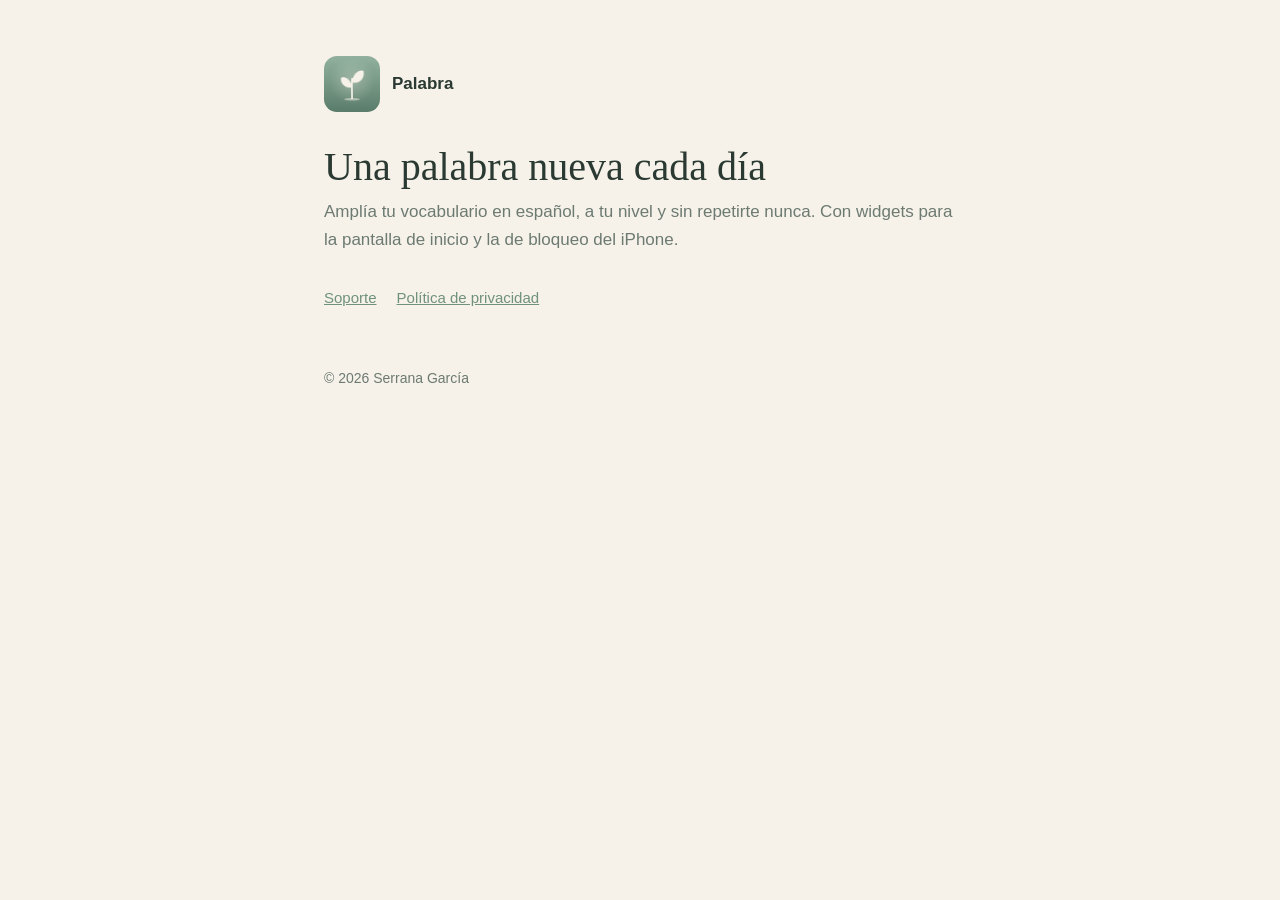
<file: index.html>
<!doctype html><html lang="es"><head><meta charset="utf-8"><meta name="viewport" content="width=device-width,initial-scale=1"><title>Palabra: una nueva cada día</title><link rel="stylesheet" href="style.css"></head><body><main>
<div class="brand"><img src="icon.png" alt="Ícono de Palabra"><strong>Palabra</strong></div>
<h1>Una palabra nueva cada día</h1>
<p class="lead">Amplía tu vocabulario en español, a tu nivel y sin repetirte nunca. Con widgets para la pantalla de inicio y la de bloqueo del iPhone.</p>
<nav><a href="soporte/">Soporte</a><a href="privacidad/">Política de privacidad</a></nav>
<footer>© 2026 Serrana García</footer></main></body></html>
</file>
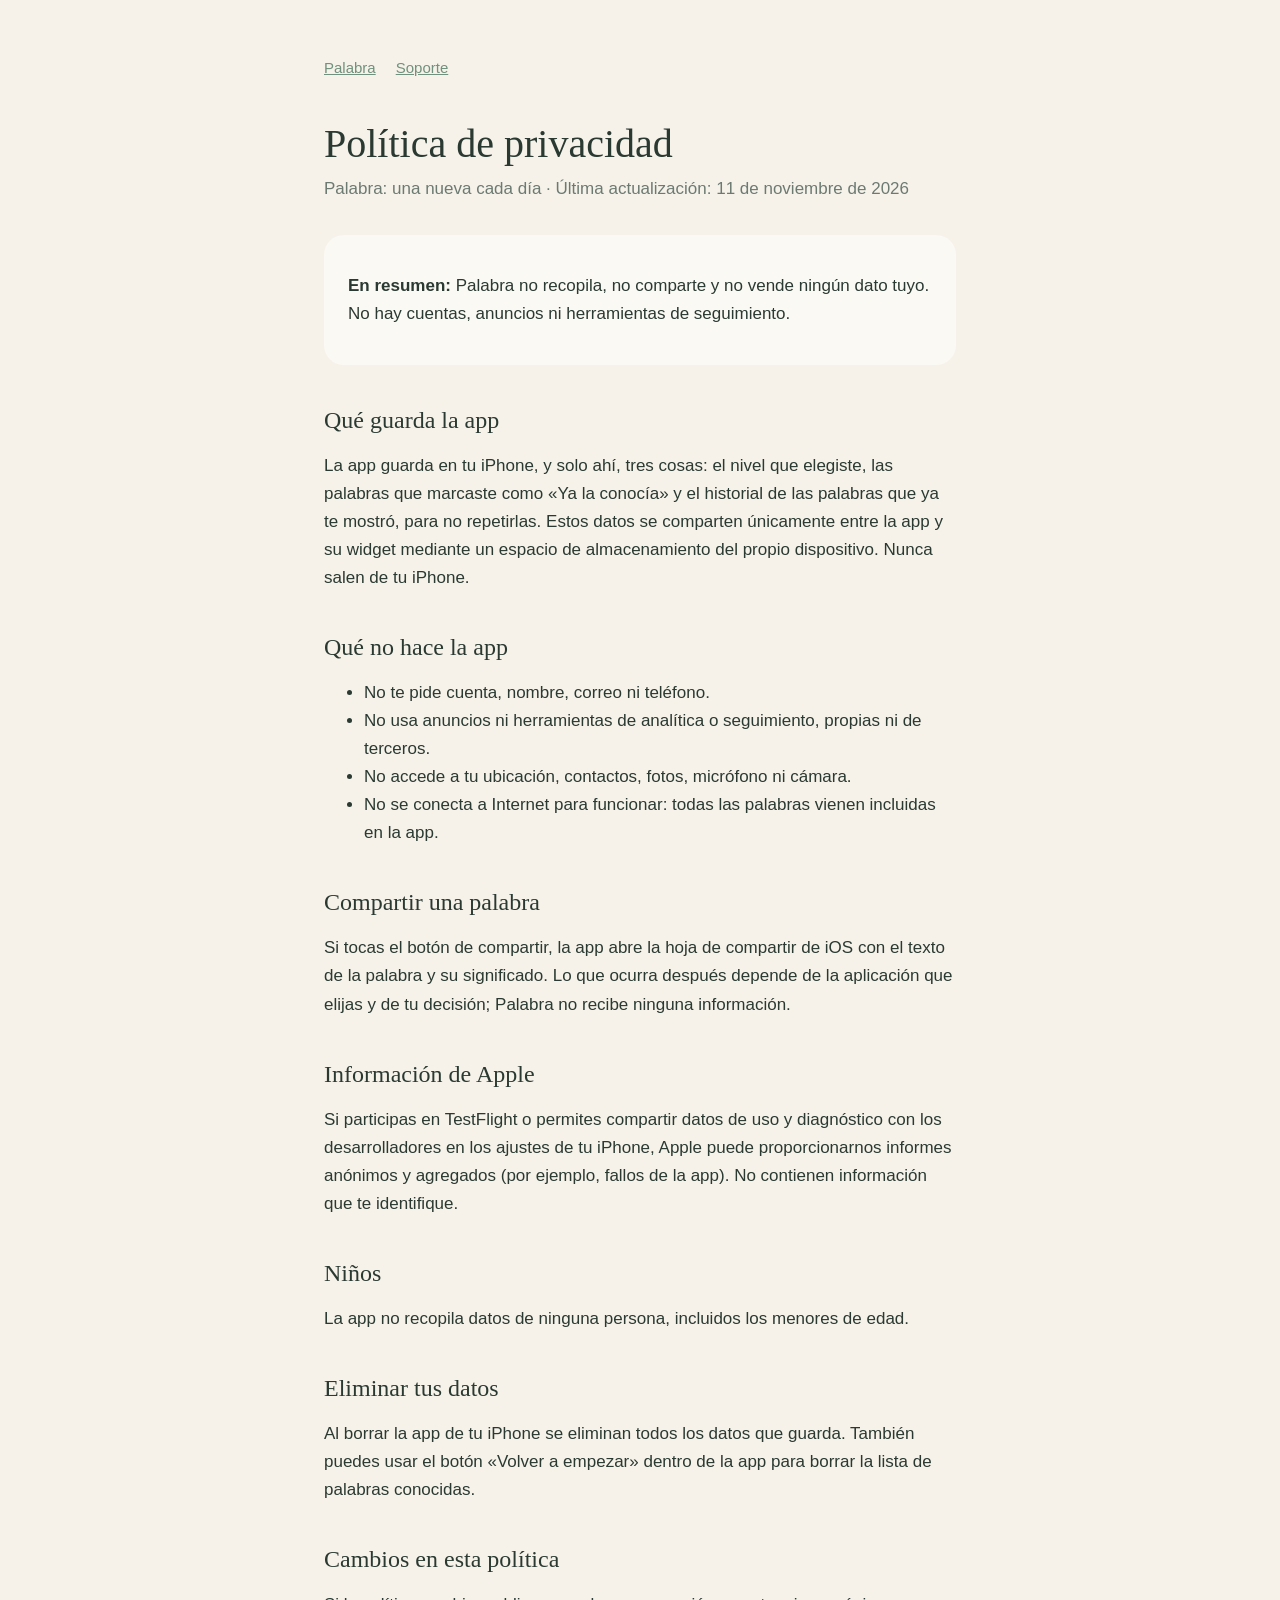
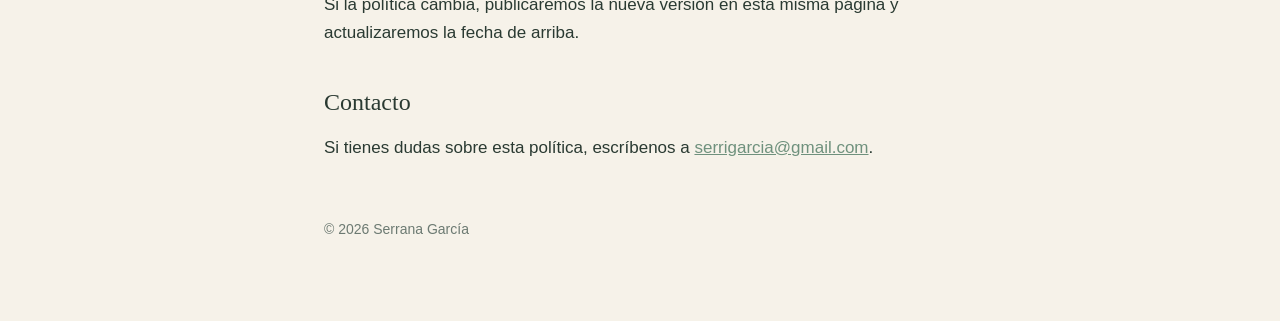
<file: privacidad/index.html>
<!doctype html><html lang="es"><head><meta charset="utf-8"><meta name="viewport" content="width=device-width,initial-scale=1"><title>Política de privacidad · Palabra</title><link rel="stylesheet" href="../style.css"></head><body><main>
<nav><a href="../">Palabra</a><a href="../soporte/">Soporte</a></nav>
<h1>Política de privacidad</h1>
<p class="lead">Palabra: una nueva cada día · Última actualización: 11 de noviembre de 2026</p>
<div class="card"><p><strong>En resumen:</strong> Palabra no recopila, no comparte y no vende ningún dato tuyo. No hay cuentas, anuncios ni herramientas de seguimiento.</p></div>
<h2>Qué guarda la app</h2>
<p>La app guarda en tu iPhone, y solo ahí, tres cosas: el nivel que elegiste, las palabras que marcaste como «Ya la conocía» y el historial de las palabras que ya te mostró, para no repetirlas. Estos datos se comparten únicamente entre la app y su widget mediante un espacio de almacenamiento del propio dispositivo. Nunca salen de tu iPhone.</p>
<h2>Qué no hace la app</h2>
<ul><li>No te pide cuenta, nombre, correo ni teléfono.</li><li>No usa anuncios ni herramientas de analítica o seguimiento, propias ni de terceros.</li><li>No accede a tu ubicación, contactos, fotos, micrófono ni cámara.</li><li>No se conecta a Internet para funcionar: todas las palabras vienen incluidas en la app.</li></ul>
<h2>Compartir una palabra</h2>
<p>Si tocas el botón de compartir, la app abre la hoja de compartir de iOS con el texto de la palabra y su significado. Lo que ocurra después depende de la aplicación que elijas y de tu decisión; Palabra no recibe ninguna información.</p>
<h2>Información de Apple</h2>
<p>Si participas en TestFlight o permites compartir datos de uso y diagnóstico con los desarrolladores en los ajustes de tu iPhone, Apple puede proporcionarnos informes anónimos y agregados (por ejemplo, fallos de la app). No contienen información que te identifique.</p>
<h2>Niños</h2>
<p>La app no recopila datos de ninguna persona, incluidos los menores de edad.</p>
<h2>Eliminar tus datos</h2>
<p>Al borrar la app de tu iPhone se eliminan todos los datos que guarda. También puedes usar el botón «Volver a empezar» dentro de la app para borrar la lista de palabras conocidas.</p>
<h2>Cambios en esta política</h2>
<p>Si la política cambia, publicaremos la nueva versión en esta misma página y actualizaremos la fecha de arriba.</p>
<h2>Contacto</h2>
<p>Si tienes dudas sobre esta política, escríbenos a <a href="mailto:serrigarcia@gmail.com">serrigarcia@gmail.com</a>.</p>
<footer>© 2026 Serrana García</footer></main></body></html>
</file>
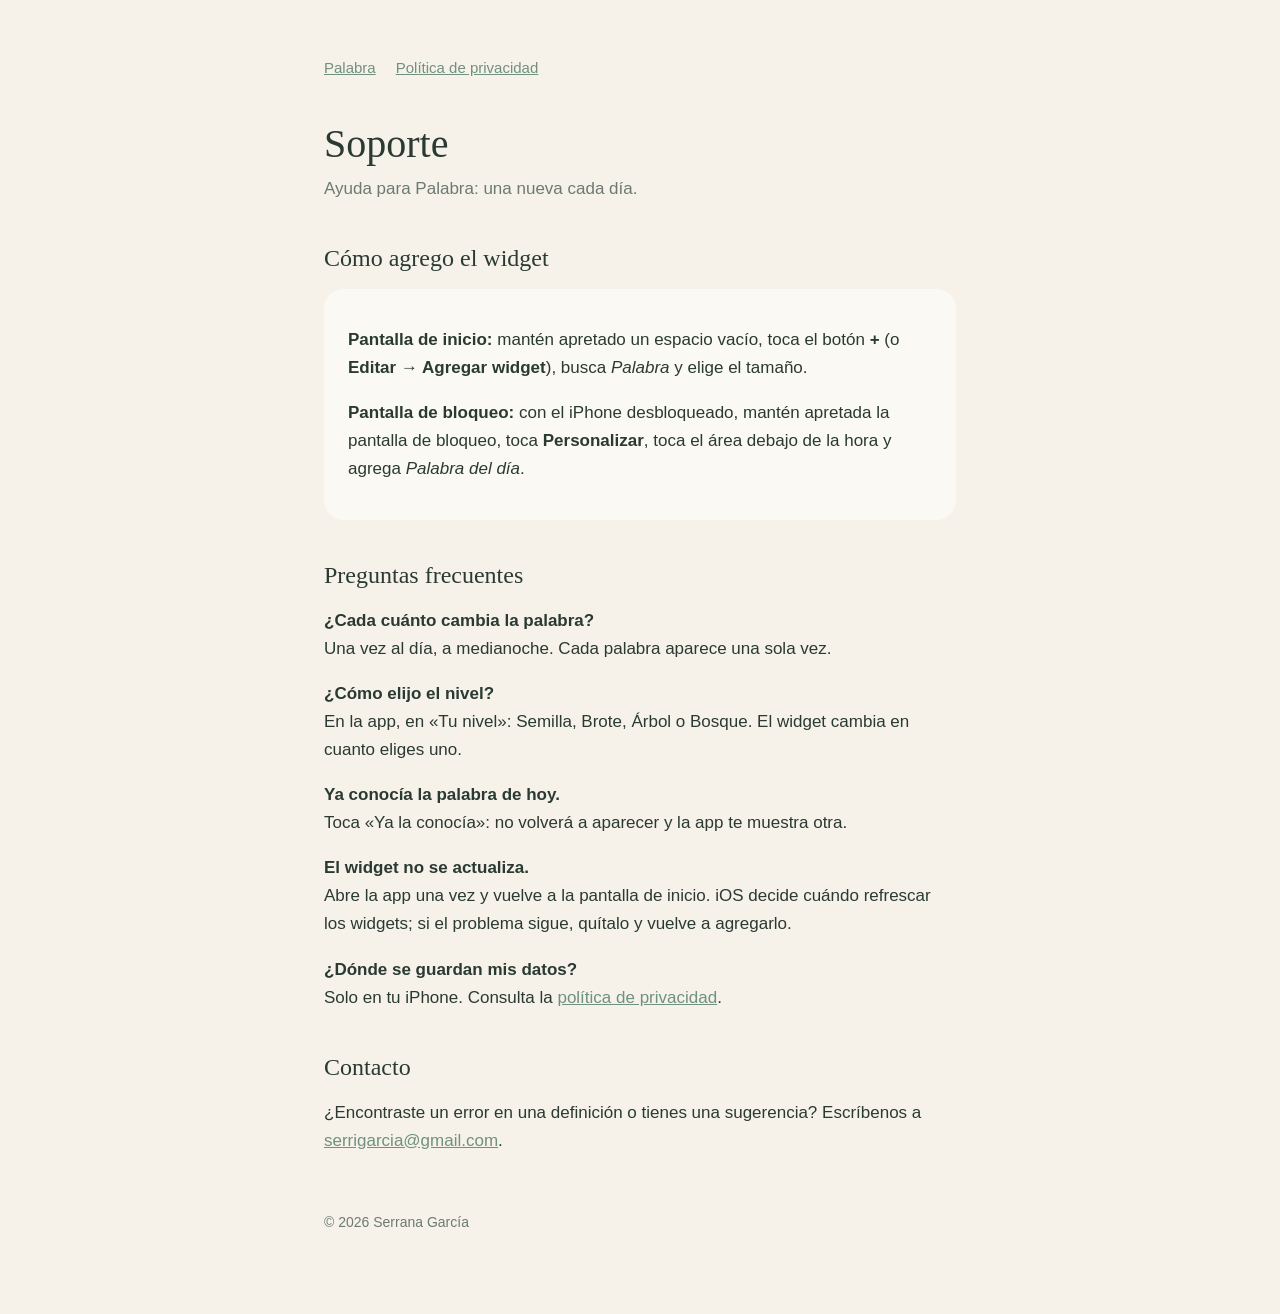
<file: soporte/index.html>
<!doctype html><html lang="es"><head><meta charset="utf-8"><meta name="viewport" content="width=device-width,initial-scale=1"><title>Soporte · Palabra</title><link rel="stylesheet" href="../style.css"></head><body><main>
<nav><a href="../">Palabra</a><a href="../privacidad/">Política de privacidad</a></nav>
<h1>Soporte</h1>
<p class="lead">Ayuda para Palabra: una nueva cada día.</p>
<h2>Cómo agrego el widget</h2>
<div class="card"><p><strong>Pantalla de inicio:</strong> mantén apretado un espacio vacío, toca el botón <strong>+</strong> (o <strong>Editar → Agregar widget</strong>), busca <em>Palabra</em> y elige el tamaño.</p><p><strong>Pantalla de bloqueo:</strong> con el iPhone desbloqueado, mantén apretada la pantalla de bloqueo, toca <strong>Personalizar</strong>, toca el área debajo de la hora y agrega <em>Palabra del día</em>.</p></div>
<h2>Preguntas frecuentes</h2>
<p><strong>¿Cada cuánto cambia la palabra?</strong><br>Una vez al día, a medianoche. Cada palabra aparece una sola vez.</p>
<p><strong>¿Cómo elijo el nivel?</strong><br>En la app, en «Tu nivel»: Semilla, Brote, Árbol o Bosque. El widget cambia en cuanto eliges uno.</p>
<p><strong>Ya conocía la palabra de hoy.</strong><br>Toca «Ya la conocía»: no volverá a aparecer y la app te muestra otra.</p>
<p><strong>El widget no se actualiza.</strong><br>Abre la app una vez y vuelve a la pantalla de inicio. iOS decide cuándo refrescar los widgets; si el problema sigue, quítalo y vuelve a agregarlo.</p>
<p><strong>¿Dónde se guardan mis datos?</strong><br>Solo en tu iPhone. Consulta la <a href="../privacidad/">política de privacidad</a>.</p>
<h2>Contacto</h2>
<p>¿Encontraste un error en una definición o tienes una sugerencia? Escríbenos a <a href="mailto:serrigarcia@gmail.com">serrigarcia@gmail.com</a>.</p>
<footer>© 2026 Serrana García</footer></main></body></html>
</file>
<file: style.css>
:root{--paper:#F6F2E9;--card:#FBF9F4;--ink:#2A3A32;--soft:#6C7A72;--sage:#6F917D;--wash:#DCE6DE}
@media(prefers-color-scheme:dark){:root{--paper:#131B17;--card:#1B2620;--ink:#E8EEE8;--soft:#93A399;--sage:#8DB39C;--wash:#25352C}}
*{box-sizing:border-box}
body{margin:0;background:var(--paper);color:var(--ink);font:17px/1.65 -apple-system,BlinkMacSystemFont,"SF Pro Rounded","Segoe UI",sans-serif}
main{max-width:680px;margin:0 auto;padding:56px 24px 80px}
h1{font:400 40px/1.15 Georgia,"New York",serif;margin:0 0 8px}
h2{font:400 24px/1.25 Georgia,"New York",serif;margin:40px 0 8px}
p,li{color:var(--ink)}
.lead{color:var(--soft);margin:0 0 32px}
a{color:var(--sage)}
.card{background:var(--card);border-radius:20px;padding:20px 24px;margin:16px 0}
nav{display:flex;gap:20px;margin-bottom:40px;font-size:15px}
footer{margin-top:56px;color:var(--soft);font-size:14px}
.brand{display:flex;align-items:center;gap:12px;margin-bottom:32px}
.brand img{width:56px;height:56px;border-radius:13px}
</file>
